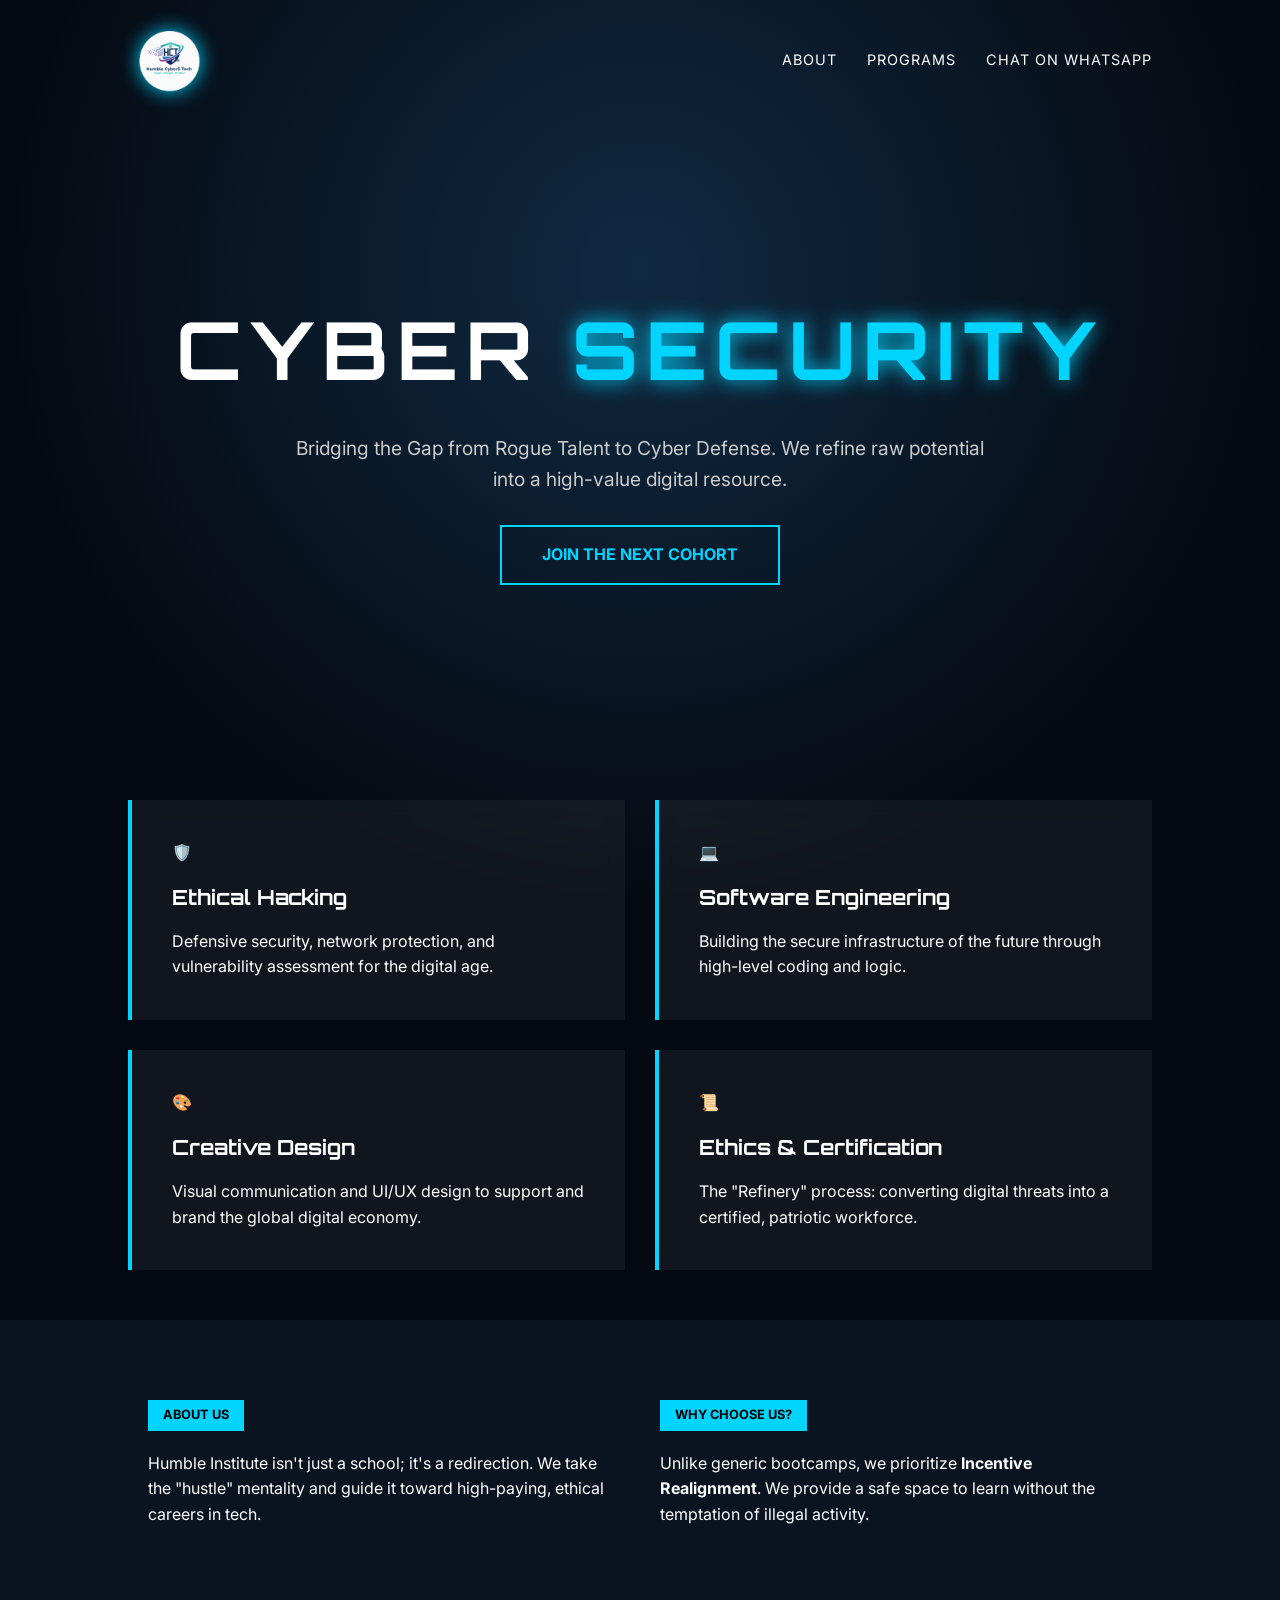
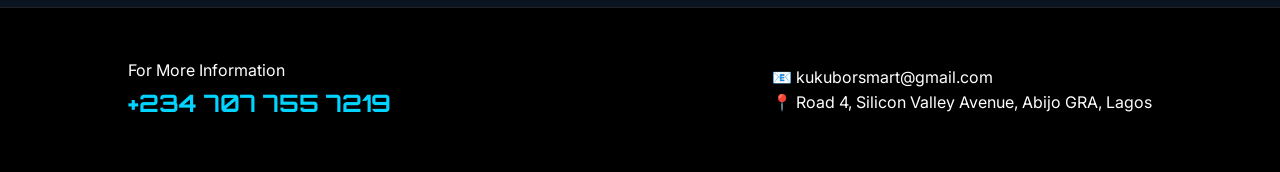
<file: index.html>
<!DOCTYPE html>
<html lang="en">
<head>
    <meta charset="UTF-8">
    <meta name="viewport" content="width=device-width, initial-scale=1.0">
    <title>Humble Cybersecurity Institute | From Rogue to Resilient</title>
    <link rel="stylesheet" href="style.css">
    <link href="https://fonts.googleapis.com/css2?family=Orbitron:wght@400;700&family=Inter:wght@300;400;600&display=swap" rel="stylesheet">
</head>
<body>

    <header>
        <nav>
            <img src="1000267948.png" alt="HCT Logo" class="logo">
            <ul>
                <li><a href="#about">About</a></li>
                <li><a href="#services">Programs</a></li>
                <li><a href="https://wa.me/qr/TNS5JFOZE3HAG1" target="_blank">Chat on WhatsApp</a></li>
            </ul>
        </nav>
    </header>

    <section class="hero">
        <div class="hero-content">
            <h1 class="glitch-text">CYBER <span class="highlight">SECURITY</span></h1>
            <p class="mission-statement">
                Bridging the Gap from Rogue Talent to Cyber Defense. 
                We refine raw potential into a high-value digital resource.
            </p>
            <a href="https://wa.me/qr/TNS5JFOZE3HAG1" target="_blank" class="cta-button">Join the Next Cohort</a>
        </div>
    </section>

    <section id="services" class="services-container">
        <div class="service-card">
            <div class="icon">🛡️</div>
            <h3>Ethical Hacking</h3>
            <p>Defensive security, network protection, and vulnerability assessment for the digital age.</p>
        </div>
        <div class="service-card">
            <div class="icon">💻</div>
            <h3>Software Engineering</h3>
            <p>Building the secure infrastructure of the future through high-level coding and logic.</p>
        </div>
        <div class="service-card">
            <div class="icon">🎨</div>
            <h3>Creative Design</h3>
            <p>Visual communication and UI/UX design to support and brand the global digital economy.</p>
        </div>
        <div class="service-card">
            <div class="icon">📜</div>
            <h3>Ethics & Certification</h3>
            <p>The "Refinery" process: converting digital threats into a certified, patriotic workforce.</p>
        </div>
    </section>

    <section id="about" class="info-split">
        <div class="info-box">
            <h2 class="tag">ABOUT US</h2>
            <p>Humble Institute isn't just a school; it's a redirection. We take the "hustle" mentality and guide it toward high-paying, ethical careers in tech.</p>
        </div>
        <div class="info-box">
            <h2 class="tag">WHY CHOOSE US?</h2>
            <p>Unlike generic bootcamps, we prioritize <strong>Incentive Realignment</strong>. We provide a safe space to learn without the temptation of illegal activity.</p>
        </div>
    </section>

    <footer id="contact">
        <div class="footer-content">
            <div class="contact-info">
                <p>For More Information</p>
                <a href="https://wa.me/qr/TNS5JFOZE3HAG1" target="_blank" style="text-decoration: none;">
                    <h2 class="whatsapp-glow">+234 707 755 7219</h2>
                </a>
            </div>
            <div class="contact-details">
                <p>📧 kukuborsmart@gmail.com</p>
                <p>📍 Road 4, Silicon Valley Avenue, Abijo GRA, Lagos</p>
            </div>
        </div>
    </footer>

</body>
</html>
</file>
<file: style.css>
:root {
    --primary-blue: #00d4ff;
    --dark-bg: #050a12; 
    --accent-glow: rgba(0, 212, 255, 0.2);
    --card-bg: rgba(255, 255, 255, 0.05);
    --whatsapp-green: #25D366;
}

* {
    margin: 0;
    padding: 0;
    box-sizing: border-box;
}

body {
    background-color: var(--dark-bg);
    color: white;
    font-family: 'Inter', sans-serif;
    line-height: 1.6;
    overflow-x: hidden;
}

body::before {
    content: "";
    position: fixed;
    top: 0; left: 0; width: 100%; height: 100%;
    background: radial-gradient(circle at 50% 30%, #102a43 0%, #050a12 70%);
    z-index: -1;
}

nav {
    display: flex;
    justify-content: space-between;
    align-items: center;
    padding: 20px 10%;
}

.logo {
    height: 80px;
    filter: drop-shadow(0 0 10px var(--primary-blue));
}

nav ul {
    display: flex;
    list-style: none;
}

nav ul li { margin-left: 30px; }

nav ul li a {
    color: white;
    text-decoration: none;
    font-size: 0.9rem;
    text-transform: uppercase;
    letter-spacing: 1px;
    transition: 0.3s;
}

nav ul li a:hover {
    color: var(--primary-blue);
}

.hero {
    height: 70vh;
    display: flex;
    align-items: center;
    justify-content: center;
    text-align: center;
    padding: 0 10%;
}

.glitch-text {
    font-family: 'Orbitron', sans-serif;
    font-size: 5rem;
    letter-spacing: 8px;
    margin-bottom: 20px;
}

.highlight {
    color: var(--primary-blue);
    text-shadow: 0 0 20px var(--primary-blue);
}

.mission-statement {
    max-width: 700px;
    margin: 0 auto 30px;
    font-size: 1.2rem;
    color: #ccc;
}

.cta-button {
    background: transparent;
    border: 2px solid var(--primary-blue);
    color: var(--primary-blue);
    padding: 15px 40px;
    text-decoration: none;
    font-weight: bold;
    text-transform: uppercase;
    transition: 0.3s;
    display: inline-block;
}

.cta-button:hover {
    background: var(--primary-blue);
    color: black;
    box-shadow: 0 0 30px var(--primary-blue);
    transform: scale(1.05);
}

.services-container {
    display: grid;
    grid-template-columns: repeat(2, 1fr);
    gap: 30px;
    padding: 50px 10%;
}

.service-card {
    background: var(--card-bg);
    padding: 40px;
    border-left: 4px solid var(--primary-blue);
    backdrop-filter: blur(10px);
    transition: transform 0.3s;
}

.service-card:hover {
    transform: translateY(-10px);
    background: rgba(255, 255, 255, 0.08);
}

.service-card h3 {
    margin: 15px 0;
    font-family: 'Orbitron', sans-serif;
    font-size: 1.3rem;
}

.info-split {
    display: grid;
    grid-template-columns: 1fr 1fr;
    background: #0a1421;
    padding: 60px 10%;
}

.tag {
    display: inline-block;
    background: var(--primary-blue);
    color: black;
    padding: 5px 15px;
    font-size: 0.8rem;
    font-weight: bold;
    margin-bottom: 20px;
}

.info-box { padding: 20px; }

footer {
    background: black;
    padding: 50px 10%;
    border-top: 1px solid #222;
}

.footer-content {
    display: flex;
    justify-content: space-between;
    align-items: center;
}

.contact-info h2 {
    font-family: 'Orbitron', sans-serif;
    color: var(--primary-blue);
    transition: 0.3s;
}

.whatsapp-glow:hover {
    color: var(--whatsapp-green);
    text-shadow: 0 0 15px var(--whatsapp-green);
}

@media (max-width: 768px) {
    .services-container, .info-split, .footer-content {
        grid-template-columns: 1fr;
        flex-direction: column;
        text-align: center;
    }
    .glitch-text { font-size: 2.5rem; }
    .footer-content { gap: 20px; }
}
</file>
